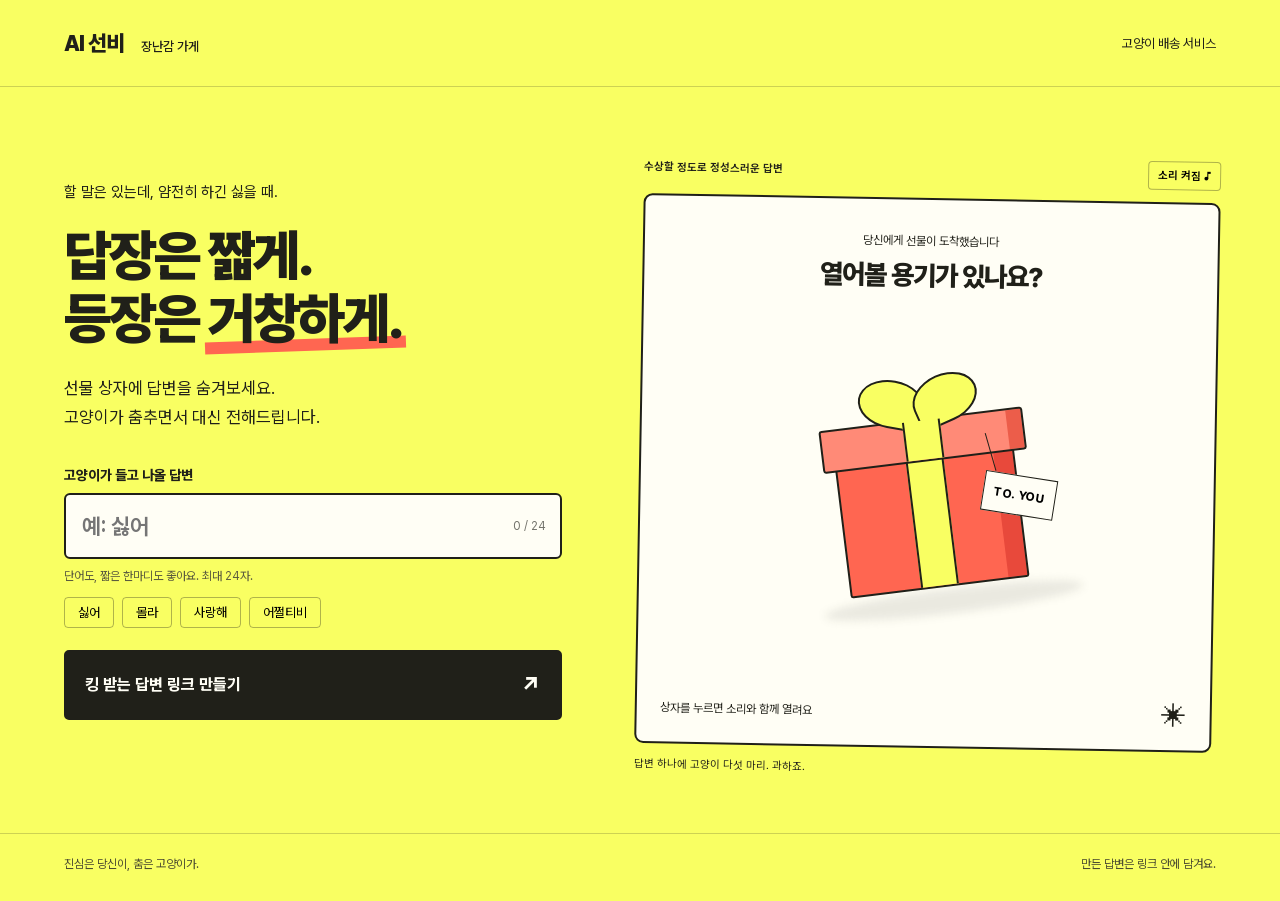
<file: answer/index.html>
<!doctype html>
<html lang="ko">
<head>
  <meta charset="utf-8">
  <meta name="viewport" content="width=device-width,initial-scale=1">
  <meta name="theme-color" content="#f9ff62">
  <meta name="description" content="선물을 열면 춤추는 고양이가 내 답변을 공개합니다. 단어 하나로 만드는 킹 받는 답변 링크.">
  <meta property="og:title" content="답변이 도착했습니다. 선물을 열어보세요.">
  <meta property="og:description" content="아주 정성스럽게 준비한 답변입니다. · AI 선비">
  <title>킹 받는 답변 · AI 선비</title>
  <link rel="stylesheet" href="style.css">
  <script src="app.js" defer></script>
</head>
<body>
  <header><a class="brand" href="https://ai-seonbi.github.io/skills/">AI 선비 <span>장난감 가게</span></a><span class="edition">고양이 배송 서비스</span></header>
  <main>
    <section class="maker" id="maker">
      <p class="intro">할 말은 있는데, 얌전히 하긴 싫을 때.</p>
      <h1>답장은 짧게.<br>등장은 <em>거창하게.</em></h1>
      <p class="description">선물 상자에 답변을 숨겨보세요.<br>고양이가 춤추면서 대신 전해드립니다.</p>
      <form id="answer-form">
        <label for="word">고양이가 들고 나올 답변</label>
        <div class="input-wrap"><input id="word" name="word" autocomplete="off" placeholder="예: 싫어" required aria-describedby="word-help"><span id="count">0 / 24</span></div>
        <p id="word-help" class="hint">단어도, 짧은 한마디도 좋아요. 최대 24자.</p>
        <div class="suggestions" aria-label="답변 예시"><button type="button" data-word="싫어">싫어</button><button type="button" data-word="몰라">몰라</button><button type="button" data-word="사랑해">사랑해</button><button type="button" data-word="어쩔티비">어쩔티비</button></div>
        <button class="primary" type="submit">킹 받는 답변 링크 만들기 <span aria-hidden="true">↗</span></button>
      </form>
      <section class="link-result" id="link-result" hidden aria-label="만든 답변 링크">
        <p>포장 끝. 이제 이 링크를 보내세요.</p>
        <div class="link-row"><input id="share-url" readonly aria-label="공유 링크"><button id="copy" type="button">복사</button></div>
        <div class="result-actions"><button type="button" id="preview">내 선물 미리 보기</button><button type="button" id="share" hidden>공유하기 ↗</button></div>
      </section>
      <p class="status" id="status" role="status"></p>
    </section>
    <section class="theater" id="theater" aria-label="고양이 답변 공연">
      <div class="stage-top"><span id="stage-label">수상할 정도로 정성스러운 답변</span><button id="sound" type="button" aria-pressed="false">소리 켜짐 ♪</button></div>
      <div class="stage" id="stage" data-phase="ready">
        <div class="stage-caption" aria-live="polite"><p id="caption-kicker">당신에게 선물이 도착했습니다</p><h2 id="caption">열어볼 용기가 있나요?</h2></div>
        <div class="burst" aria-hidden="true"></div>
        <div class="cat-group" id="cat-group" aria-hidden="true"></div>
        <button class="gift" id="gift" type="button" aria-label="선물 상자 열기">
          <span class="gift-shadow"></span><span class="gift-body"><span class="ribbon"></span></span><span class="gift-lid"><span class="bow bow-left"></span><span class="bow bow-right"></span><span class="ribbon"></span></span><span class="gift-tag">TO. YOU</span>
        </button>
        <div id="big-answer" class="big-answer" aria-live="polite"></div>
        <div class="stage-bottom"><span id="stage-note">상자를 누르면 소리와 함께 열려요</span><span class="tiny-star" aria-hidden="true">✳</span></div>
      </div>
      <div class="theater-footer"><span id="footer-note">답변 하나에 고양이 다섯 마리. 과하죠.</span><div><button id="replay" type="button" hidden>한 번 더 ↻</button><button id="stop" type="button" hidden>그만 보기</button></div></div>
    </section>
    <section id="recipient-actions" class="recipient-actions" hidden><a id="make-own" href="./">나도 킹 받는 답변 만들기 ↗</a></section>
  </main>
  <footer><span>진심은 당신이, 춤은 고양이가.</span><span>만든 답변은 링크 안에 담겨요.</span></footer>
  <audio id="music" preload="auto" src="assets/show.mp3"></audio>
</body>
</html>
</file>
<file: answer/style.css>
@font-face{font-family:Pretendard;src:url(assets/PretendardVariable.woff2) format('woff2');font-weight:100 900;font-display:swap}
:root{font-family:Pretendard,Arial,sans-serif;color:#202019;background:#f9ff62;font-synthesis:none;--ink:#202019;--coral:#ff6651}
*{box-sizing:border-box}body{margin:0}button,input,a{-webkit-tap-highlight-color:transparent}button,input{font:inherit}button,a{touch-action:manipulation}button{cursor:pointer}button:disabled{cursor:wait}a{color:inherit}button:focus-visible,a:focus-visible{outline:3px solid #3958da;outline-offset:5px}input:focus-visible{outline:3px solid #3958da;outline-offset:2px}[hidden]{display:none!important}
header{max-width:1440px;margin:auto;display:flex;align-items:center;justify-content:space-between;padding:30px 5vw;border-bottom:1px solid #20201933}.brand{text-decoration:none;font-size:22px;font-weight:850;letter-spacing:-1px}.brand span{margin-left:13px;font-size:13px;font-weight:500;letter-spacing:0}.edition{font-size:13px}main{max-width:1440px;margin:0 auto;padding:70px 5vw 55px;display:grid;grid-template-columns:minmax(0,.95fr) minmax(0,1.1fr);gap:6vw;align-items:center}.intro{font-size:15px;margin:0 0 24px}h1{font-size:clamp(40px,4.3vw,66px);line-height:1.14;letter-spacing:-3px;margin:0 0 24px;font-weight:900}h1 em{font-style:normal;position:relative;z-index:1}h1 em:after{content:'';background:var(--coral);position:absolute;bottom:0;left:-3px;right:-5px;height:.22em;z-index:-1;transform:rotate(-2deg)}.description{font-size:17px;line-height:1.65;margin:0 0 36px}label{display:block;font-size:14px;font-weight:750;margin-bottom:10px}.input-wrap{display:flex;align-items:center;background:#fffef5;border:2px solid var(--ink);border-radius:6px;overflow:hidden}.input-wrap input{border:0;min-width:0;flex:1;padding:18px 16px;background:transparent;font-size:22px;font-weight:650;outline-offset:-4px}.input-wrap span{padding-right:14px;font-size:12px;color:#73736b;white-space:nowrap}.hint{font-size:12px;margin:10px 0 14px;color:#5c5c3e}.suggestions{display:flex;gap:8px;flex-wrap:wrap;margin-bottom:22px}.suggestions button{background:transparent;border:1px solid #20201955;padding:7px 13px;border-radius:4px;font-size:13px}.suggestions button:hover{background:#202019;color:#f9ff62}.primary{display:flex;align-items:center;justify-content:space-between;width:100%;padding:19px;background:var(--ink);color:#fffef5;border:2px solid var(--ink);border-radius:5px;font-weight:750;font-size:16px}.primary span{font-size:23px}.primary:hover{background:#39392d}.link-result{margin-top:23px}.link-result p{font-size:14px;font-weight:750}.link-row{display:flex;border-bottom:1px solid var(--ink);padding:0 0 9px;gap:10px}.link-row input{width:0;flex:1;border:0;background:transparent;font-size:12px}.link-row button{background:var(--coral);border:0;border-radius:4px;padding:8px 12px;font-weight:700;font-size:13px}.result-actions{display:flex;justify-content:space-between;margin-top:10px}.result-actions button{border:0;background:none;padding:5px 0;font-size:13px;text-decoration:underline;text-underline-offset:4px}.status{min-height:20px;font-size:13px;line-height:1.5;margin:12px 0 0}
.theater{min-width:0;transform:rotate(1deg)}.stage-top{display:flex;align-items:center;justify-content:space-between;gap:12px;font-size:11px;font-weight:650;margin-bottom:12px}.stage-top button{background:transparent;border:1px solid #20201955;border-radius:4px;padding:7px 9px;font-size:11px;white-space:nowrap}.stage{position:relative;height:550px;background:#fffef5;border:2px solid var(--ink);border-radius:9px;overflow:hidden;isolation:isolate}.stage-caption{position:absolute;top:34px;left:12px;right:12px;text-align:center;z-index:5}.stage-caption p{font-size:12px;margin:0 0 10px}.stage-caption h2{font-size:27px;font-weight:850;letter-spacing:-1px;margin:0;line-height:1.3}.stage-bottom{position:absolute;bottom:19px;left:23px;right:23px;display:flex;align-items:center;justify-content:space-between;font-size:12px;z-index:8}.tiny-star{font-size:25px}.theater-footer{display:flex;justify-content:space-between;align-items:center;gap:10px;margin-top:13px;font-size:11px;line-height:1.5}.theater-footer button{background:none;border:0;text-decoration:underline;text-underline-offset:4px;font-size:12px;padding:5px 8px}.theater-footer>div{display:flex;flex-shrink:0}.gift{position:absolute;left:50%;top:51%;width:220px;height:225px;transform:translate(-50%,-50%) rotate(-8deg);border:0;background:none;z-index:4;transition:transform .25s}.gift:hover{transform:translate(-50%,-54%) rotate(-3deg)}.gift-body{position:absolute;left:20px;top:78px;width:180px;height:145px;background:var(--coral);border:2px solid var(--ink);border-radius:3px;box-shadow:inset -19px 0 #e8493b}.ribbon{position:absolute;left:calc(50% - 19px);width:38px;height:100%;background:#f9ff62;border-left:2px solid var(--ink);border-right:2px solid var(--ink)}.gift-lid{position:absolute;left:8px;top:53px;width:205px;height:43px;border:2px solid var(--ink);border-radius:3px;background:#ff8a77;transform-origin:0 50%;box-shadow:inset -15px 0 #ec5d4a}.bow{position:absolute;top:-44px;width:67px;height:48px;background:#f9ff62;border:2px solid var(--ink);border-radius:55% 55% 0 55%}.bow-left{left:40px;transform:rotate(17deg)}.bow-right{right:40px;transform:scaleX(-1) rotate(17deg)}.gift-shadow{position:absolute;left:-8px;bottom:-25px;width:260px;height:25px;background:#20201918;border-radius:50%;filter:blur(4px)}.gift-tag{position:absolute;right:-16px;top:121px;background:#fffef5;border:1px solid var(--ink);padding:12px 10px;font-size:12px;font-weight:750;transform:rotate(16deg)}.gift-tag:before{content:'';position:absolute;top:-39px;left:0;height:39px;border-left:1px solid var(--ink);transform:rotate(-25deg)}
.stage[data-phase=opening] .gift{animation:gift-shake .14s 12}.stage:not([data-phase=ready]):not([data-phase=opening]) .gift{pointer-events:none;opacity:0;transition:opacity .5s}.stage[data-phase=opening] .gift-lid{animation:lid-pop 1.8s forwards}.cat-group{position:absolute;inset:0;opacity:0;transition:opacity .4s;z-index:3}.stage[data-phase=roll] .cat-group,.stage[data-phase=announce] .cat-group,.stage[data-phase=suspense] .cat-group,.stage[data-phase=reveal] .cat-group{opacity:1}.dancer{position:absolute;width:var(--size,230px);height:var(--size,230px);transform-origin:50% 90%}.sprite{width:100%;height:100%;background:url(assets/cat-dance.png) 0 0/300% 200% no-repeat}.placard{position:absolute;left:34%;top:43%;width:31%;height:14%;background:#fff;color:#202019;display:flex;align-items:center;justify-content:center;text-align:center;font-size:clamp(9px,1.1vw,15px);font-weight:900;line-height:1.1;padding:1px;overflow-wrap:anywhere;visibility:hidden}.stage[data-phase=reveal] .placard{visibility:visible}.dancer:nth-child(1){left:2%;top:31%;--size:205px;z-index:1}.dancer:nth-child(2){right:1%;top:28%;--size:205px;z-index:1}.dancer:nth-child(3){left:-5%;bottom:12%;--size:235px;z-index:2}.dancer:nth-child(4){right:-5%;bottom:12%;--size:235px;z-index:2}.dancer:nth-child(5){left:calc(50% - 130px);bottom:9%;--size:260px;z-index:4}.big-answer{position:absolute;left:12px;right:12px;top:22%;z-index:7;text-align:center;font-size:clamp(30px,4vw,55px);font-weight:950;line-height:1.12;letter-spacing:-1px;overflow-wrap:anywhere;display:none}.stage[data-phase=reveal] .big-answer{display:block;animation:answer-pop .5s cubic-bezier(.18,.85,.3,1.3)}.stage[data-phase=reveal] .stage-caption{top:21px}.stage[data-phase=reveal] .stage-caption h2{font-size:20px}.burst{position:absolute;width:800px;height:800px;left:calc(50% - 400px);top:calc(50% - 400px);background:repeating-conic-gradient(from 0deg,#f9ff6255 0deg 15deg,transparent 15deg 30deg);opacity:0;z-index:0}.stage[data-phase=reveal] .burst{opacity:1;animation:burst-spin 35s linear infinite}.confetti{position:absolute;top:-25px;width:8px;height:16px;background:var(--color);left:var(--left);z-index:6;animation:confetti-fall var(--duration) linear infinite;animation-delay:var(--delay)}
footer{max-width:1440px;margin:0 auto;padding:23px 5vw 30px;border-top:1px solid #20201933;display:flex;justify-content:space-between;gap:15px;font-size:12px;color:#4d4d31}.recipient main{display:block;max-width:720px;padding-top:28px}.recipient .theater{transform:none}.recipient .stage{height:620px}.recipient .dancer:nth-child(1){left:10%;top:32%}.recipient .dancer:nth-child(2){right:10%;top:32%}.recipient .dancer:nth-child(3){left:0}.recipient .dancer:nth-child(4){right:0}.recipient-actions{text-align:center;margin-top:28px}.recipient-actions a{font-size:14px;font-weight:700;text-underline-offset:5px}.recipient .big-answer{font-size:clamp(32px,6vw,56px);top:22%}
@keyframes gift-shake{0%,100%{transform:translate(-50%,-50%) rotate(-8deg)}50%{transform:translate(-50%,-50%) rotate(1deg)}}@keyframes lid-pop{0%,70%{transform:rotate(0)}100%{transform:translate(-45px,-120px) rotate(-30deg);opacity:0}}@keyframes answer-pop{from{opacity:0;transform:scale(.65) rotate(-7deg)}to{opacity:1;transform:scale(1)}}@keyframes burst-spin{to{transform:rotate(360deg)}}@keyframes confetti-fall{to{transform:translate(60px,750px) rotate(540deg)}}
@media(min-width:1500px){main{gap:80px}}@media(max-width:900px){main{gap:30px;padding-top:45px}h1{font-size:46px}.stage{height:500px}.stage-caption h2{font-size:23px}.dancer:nth-child(1),.dancer:nth-child(2){--size:170px}.dancer:nth-child(3),.dancer:nth-child(4){--size:195px}.dancer:nth-child(5){--size:220px;left:calc(50% - 110px)}.placard{font-size:12px}.gift{transform:translate(-50%,-50%) rotate(-8deg) scale(.9)}}
@media(max-width:680px){header{padding:21px 6vw}.brand{font-size:20px}.brand span{font-size:11px;margin-left:9px}.edition{display:none}main{display:flex;flex-direction:column;align-items:stretch;padding:35px 6vw 30px;gap:25px}.intro{font-size:13px;margin-bottom:17px}h1{font-size:44px;letter-spacing:-2px;margin-bottom:18px}.description{font-size:15px;margin-bottom:25px}.input-wrap input{padding:14px;font-size:20px}.suggestions{margin-bottom:17px}.primary{padding:16px;font-size:15px}.theater{transform:none}.stage{height:480px}.stage-caption{top:25px}.stage-caption h2{font-size:23px}.theater-footer{font-size:10px}.dancer:nth-child(1){left:0;top:31%;--size:165px}.dancer:nth-child(2){right:0;top:31%;--size:165px}.dancer:nth-child(3){left:-7%;--size:195px}.dancer:nth-child(4){right:-7%;--size:195px}.dancer:nth-child(5){--size:225px;left:calc(50% - 112.5px)}.placard{font-size:11px}.big-answer{top:22%;font-size:34px}.recipient main{padding-top:25px}.recipient .stage{height:min(570px,73dvh);min-height:440px}.recipient .dancer:nth-child(1){left:0}.recipient .dancer:nth-child(2){right:0}.recipient .dancer:nth-child(3){left:-7%}.recipient .dancer:nth-child(4){right:-7%}footer{font-size:10px;padding:19px 6vw;flex-wrap:wrap}.stage-bottom{font-size:10px;left:17px;right:17px}.stage-top{font-size:10px}}
.sprite{clip-path:inset(0 0 4% 0)}
@media(prefers-reduced-motion:reduce){*,*:before,*:after{animation:none!important;transition:none!important}.confetti{display:none}.gift:hover{transform:translate(-50%,-50%) rotate(-8deg)}}
</file>
